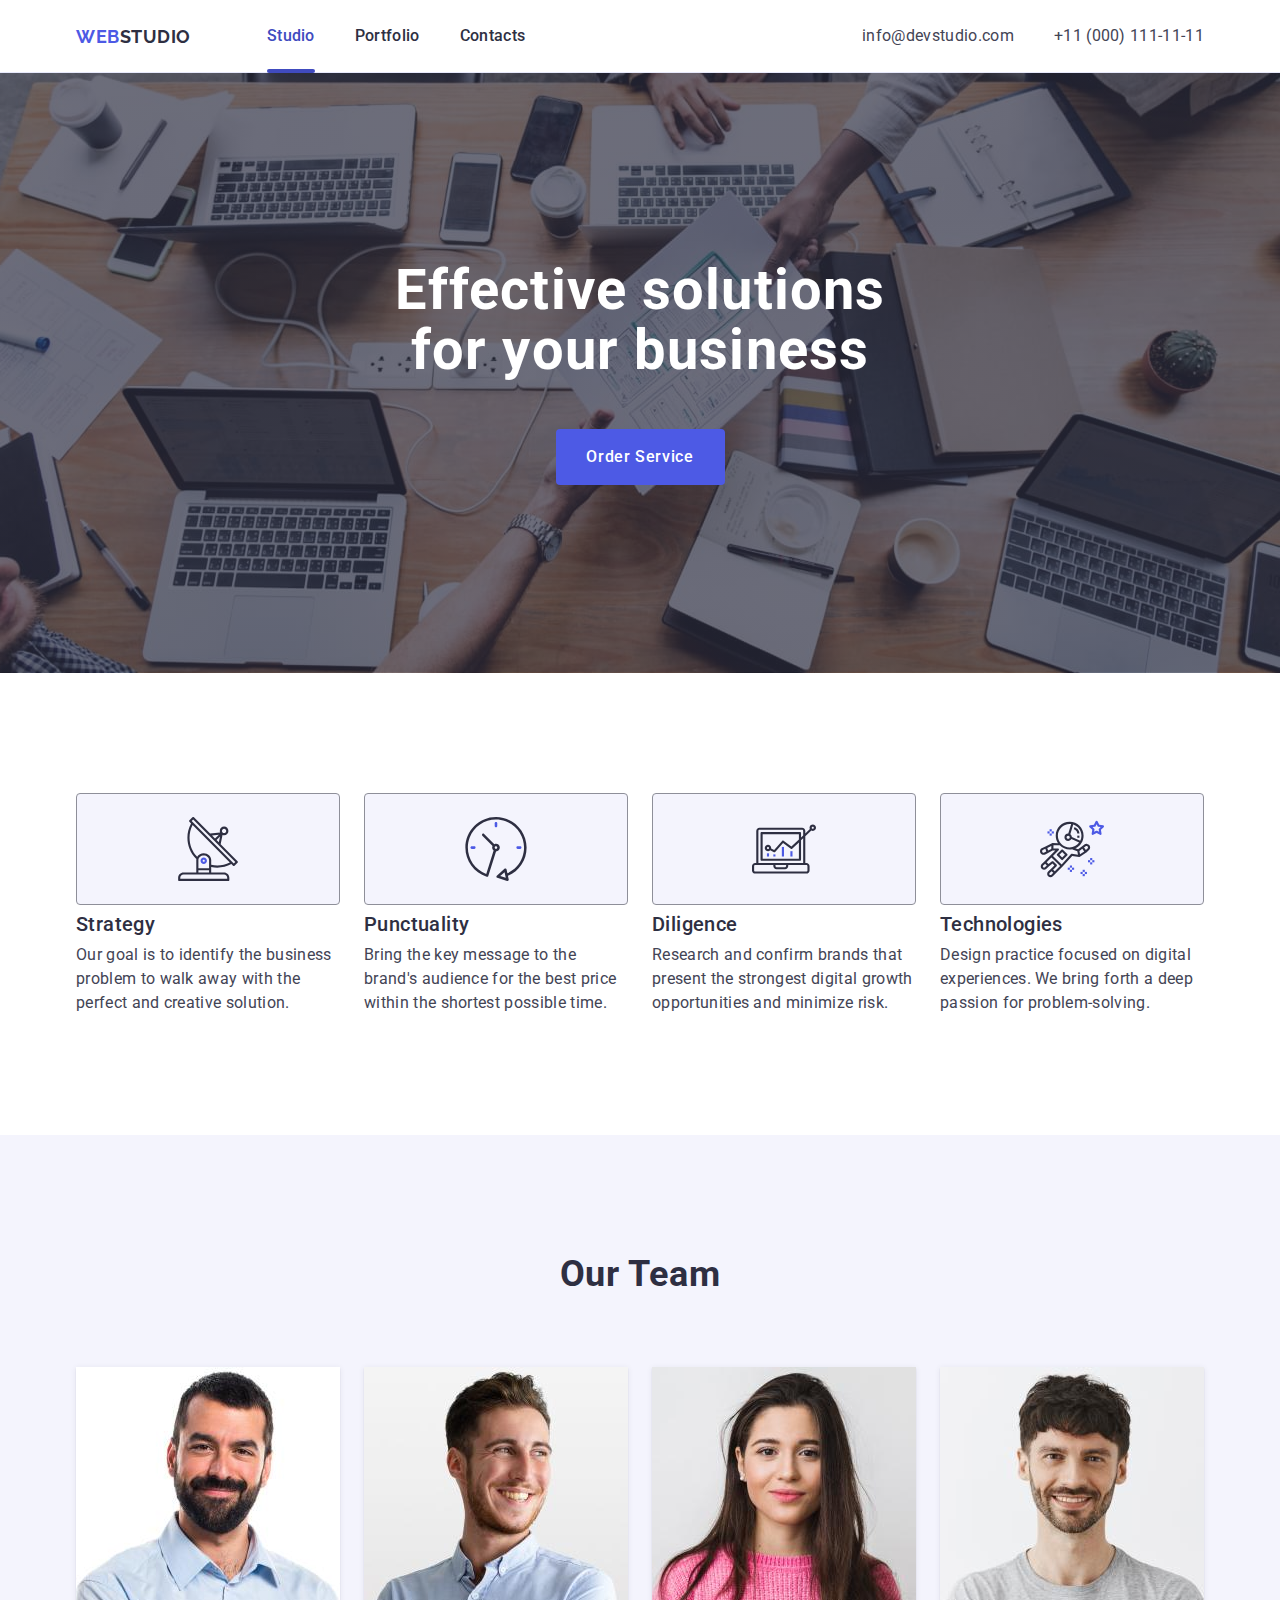
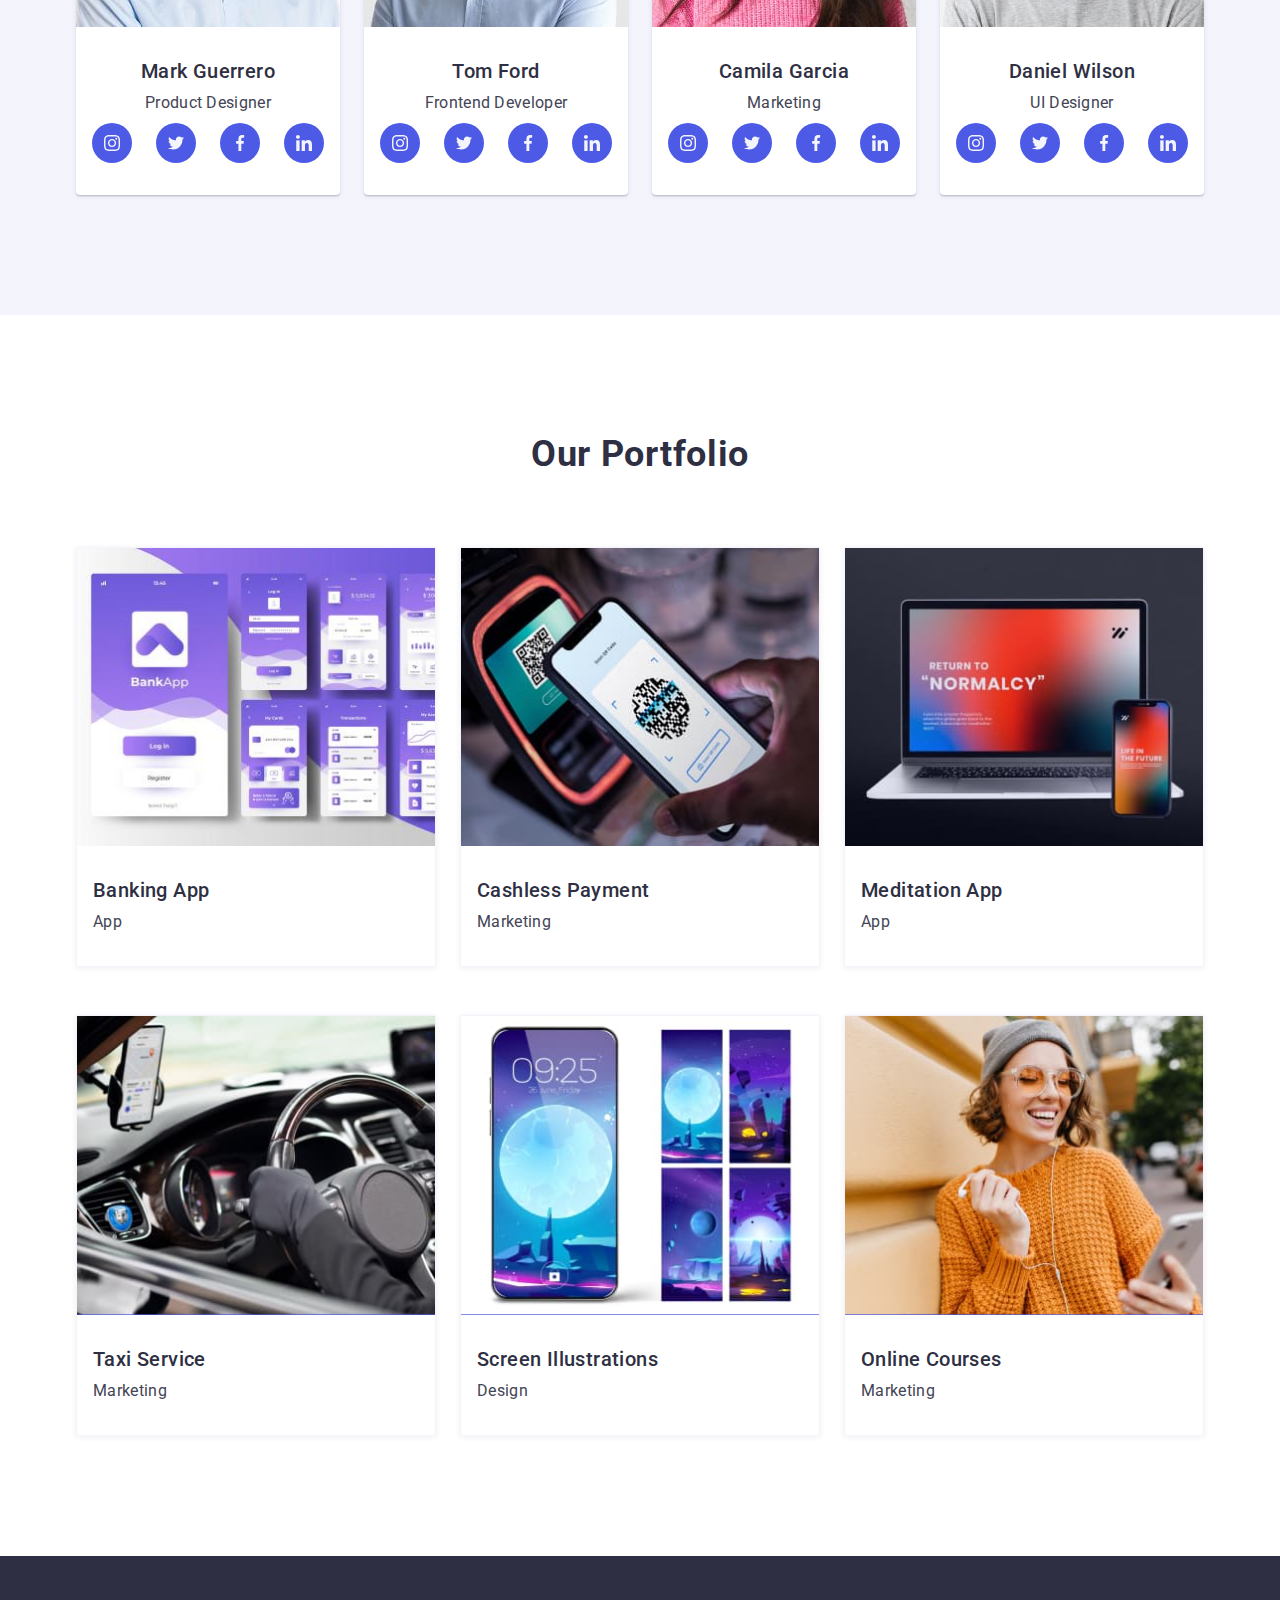
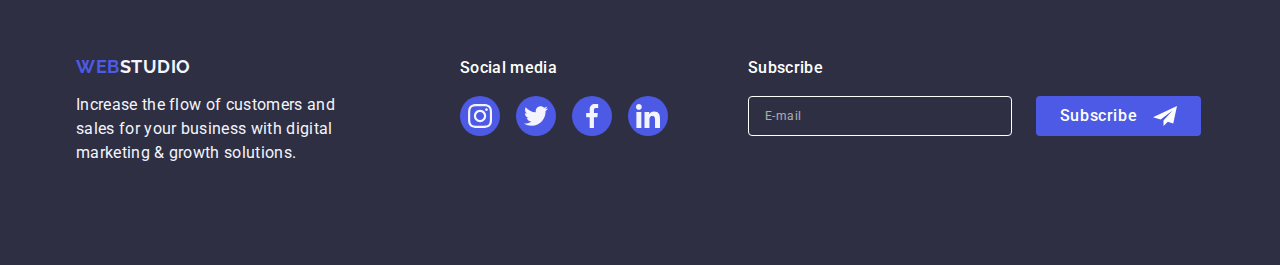
<file: index.html>
<!DOCTYPE html>
<html lang="en">
  <head>
    <meta charset="UTF-8" />
    <meta name="viewport" content="width=device-width, initial-scale=1.0" />
    <title>Web studio</title>
    <link rel="preconnect" href="https://fonts.googleapis.com" />
    <link rel="preconnect" href="https://fonts.gstatic.com" crossorigin />
    <link
      href="https://fonts.googleapis.com/css2?family=Raleway:wght@700&family=Roboto:wght@400;500;700&display=swap"
      rel="stylesheet"
    />
    <link
      rel="stylesheet"
      href="https://cdnjs.cloudflare.com/ajax/libs/modern-normalize/2.0.0/modern-normalize.min.css"
    />
    <link rel="stylesheet" href="./css/styles.css" />
  </head>

  <body>
    <!-- ============== HEADER ============== -->

    <header class="header">
      <div class="container container-header">
        <nav class="page-navigation">
          <a class="logo" href="./index.html"
            >Web<span class="logo-studio">Studio</span></a
          >
          <ul class="menu">
            <li class="menu-item">
              <a class="menu-link menu-link-studio" href="./index.html"
                >Studio</a
              >
            </li>
            <li class="menu-item">
              <a class="menu-link" href="">Portfolio</a>
            </li>
            <li class="menu-item">
              <a class="menu-link" href="">Contacts</a>
            </li>
          </ul>
        </nav>
        <address class="contacts">
          <ul class="contacts-list">
            <li>
              <a class="contacts-link" href="mailto:info@devstudio.com"
                >info@devstudio.com</a
              >
            </li>
            <li>
              <a class="contacts-link" href="tel:+110001111111"
                >+11 (000) 111-11-11</a
              >
            </li>
          </ul>
        </address>
        <!-- ============== HEADER MOBILE ============== -->
        <button class="mobile-menu-open-btn" type="button">
          <svg
            class="mobile-menu-open-btn-icon"
            width="24"
            height="24"
            aria-label="mobile menu open icon"
          >
            <use href="./images/icons.svg#icon-burger"></use>
          </svg>
        </button>
      </div>
    </header>
    <!-- ============== MAIN ============== -->
    <main>
      <!-- ============== HERO 1 SECTION ============== -->
      <section class="main-section">
        <div class="container">
          <h1 class="main-title">Effective solutions for your business</h1>
          <button class="button-order-services" type="button">
            Order Service
          </button>
        </div>
      </section>

      <!-- ============== BENEFITS 2 SECTION ============== -->

      <section class="benefits-section container-section">
        <div class="container">
          <h2 class="benefits-title visually-hidden">Our benefits</h2>
          <ul class="benefits-list">
            <li class="benefits-list-item">
              <div class="container-icon">
                <svg
                  class="stategy-icon"
                  width="64"
                  height="64"
                  aria-label="benefits strategy icon"
                >
                  <use href="./images/icons.svg#icon-strategy"></use>
                </svg>
              </div>
              <h3 class="benefits-list-title">Strategy</h3>
              <p class="benefits-list-text">
                Our goal is to identify the business problem to walk away with
                the perfect and creative solution.
              </p>
            </li>
            <li class="benefits-list-item">
              <div class="container-icon">
                <svg
                  class="stategy-icon"
                  width="64"
                  height="64"
                  aria-label="benefits punctuality icon"
                >
                  <use href="./images/icons.svg#icon-punctuality"></use>
                </svg>
              </div>
              <h3 class="benefits-list-title">Punctuality</h3>
              <p class="benefits-list-text">
                Bring the key message to the brand's audience for the best price
                within the shortest possible time.
              </p>
            </li>
            <li class="benefits-list-item">
              <div class="container-icon">
                <svg
                  class="stategy-icon"
                  width="64"
                  height="64"
                  aria-label="benefits diligence icon"
                >
                  <use href="./images/icons.svg#icon-diligence"></use>
                </svg>
              </div>
              <h3 class="benefits-list-title">Diligence</h3>
              <p class="benefits-list-text">
                Research and confirm brands that present the strongest digital
                growth opportunities and minimize risk.
              </p>
            </li>
            <li class="benefits-list-item">
              <div class="container-icon">
                <svg
                  class="stategy-icon"
                  width="64"
                  height="64"
                  aria-label="benefits technologies icon"
                >
                  <use href="./images/icons.svg#icon-technologies"></use>
                </svg>
              </div>
              <h3 class="benefits-list-title">Technologies</h3>
              <p class="benefits-list-text">
                Design practice focused on digital experiences. We bring forth a
                deep passion for problem-solving.
              </p>
            </li>
          </ul>
        </div>
      </section>

      <!-- ============== OUR TEAM SECTION ============== -->

      <section class="our-team-section container-section">
        <div class="container">
          <h2 class="our-team-title section-title">Our Team</h2>
          <ul class="our-team-list">
            <li class="our-team-list-item">
              <img
                srcset="./images/our-teams/mark-guerrero@2x.jpg 2x"
                src="./images/our-teams/mark-guerrero.jpg"
                alt="Mark Guerrero"
                width="264"
                height="260"
              />
              <div class="container-team-title-text">
                <h3 class="our-team-list-title">Mark Guerrero</h3>
                <p class="our-team-list-text">Product Designer</p>
                <ul class="social-icon-list">
                  <li class="social-icon-item">
                    <a class="social-icon-link" href=""
                      ><svg
                        class="social-icon"
                        width="16"
                        height="16"
                        aria-label="instagram icon"
                      >
                        <use href="./images/icons.svg#icon-instagram"></use>
                      </svg>
                    </a>
                  </li>
                  <li class="social-icon-item">
                    <a class="social-icon-link" href=""
                      ><svg
                        class="social-icon"
                        width="16"
                        height="16"
                        aria-label="twitter icon"
                      >
                        <use href="./images/icons.svg#icon-twitter"></use>
                      </svg>
                    </a>
                  </li>
                  <li class="social-icon-item">
                    <a class="social-icon-link" href=""
                      ><svg
                        class="social-icon"
                        width="16"
                        height="16"
                        aria-label="facebook icon"
                      >
                        <use href="./images/icons.svg#icon-facebook"></use>
                      </svg>
                    </a>
                  </li>
                  <li class="social-icon-item">
                    <a class="social-icon-link" href=""
                      ><svg
                        class="social-icon"
                        width="16"
                        height="16"
                        aria-label="linkedin icon"
                      >
                        <use href="./images/icons.svg#icon-linkedin"></use>
                      </svg>
                    </a>
                  </li>
                </ul>
              </div>
            </li>
            <li class="our-team-list-item">
              <img
                srcset="./images/our-teams/tom-ford@2x.jpg 2x"
                src="./images/our-teams/tom-ford.jpg"
                alt="Tom Ford"
                width="264"
                height="260"
              />
              <div class="container-team-title-text">
                <h3 class="our-team-list-title">Tom Ford</h3>
                <p class="our-team-list-text">Frontend Developer</p>
                <ul class="social-icon-list">
                  <li class="social-icon-item">
                    <a class="social-icon-link" href=""
                      ><svg
                        class="social-icon"
                        width="16"
                        height="16"
                        aria-label="instagram icon"
                      >
                        <use href="./images/icons.svg#icon-instagram"></use>
                      </svg>
                    </a>
                  </li>
                  <li class="social-icon-item">
                    <a class="social-icon-link" href=""
                      ><svg
                        class="social-icon"
                        width="16"
                        height="16"
                        aria-label="twitter icon"
                      >
                        <use href="./images/icons.svg#icon-twitter"></use>
                      </svg>
                    </a>
                  </li>
                  <li class="social-icon-item">
                    <a class="social-icon-link" href=""
                      ><svg
                        class="social-icon"
                        width="16"
                        height="16"
                        aria-label="facebook icon"
                      >
                        <use href="./images/icons.svg#icon-facebook"></use>
                      </svg>
                    </a>
                  </li>
                  <li class="social-icon-item">
                    <a class="social-icon-link" href=""
                      ><svg
                        class="social-icon"
                        width="16"
                        height="16"
                        aria-label="linkedin icon"
                      >
                        <use href="./images/icons.svg#icon-linkedin"></use>
                      </svg>
                    </a>
                  </li>
                </ul>
              </div>
            </li>
            <li class="our-team-list-item">
              <img
                srcset="./images/our-teams/camila-garcia@2x.jpg 2x"
                src="./images/our-teams/camila-garcia.jpg"
                alt="Camila Garcia"
                width="264"
                height="260"
              />
              <div class="container-team-title-text">
                <h3 class="our-team-list-title">Camila Garcia</h3>
                <p class="our-team-list-text">Marketing</p>
                <ul class="social-icon-list">
                  <li class="social-icon-item">
                    <a class="social-icon-link" href=""
                      ><svg
                        class="social-icon"
                        width="16"
                        height="16"
                        aria-label="instagram icon"
                      >
                        <use href="./images/icons.svg#icon-instagram"></use>
                      </svg>
                    </a>
                  </li>
                  <li class="social-icon-item">
                    <a class="social-icon-link" href=""
                      ><svg
                        class="social-icon"
                        width="16"
                        height="16"
                        aria-label="twitter icon"
                      >
                        <use href="./images/icons.svg#icon-twitter"></use>
                      </svg>
                    </a>
                  </li>
                  <li class="social-icon-item">
                    <a class="social-icon-link" href=""
                      ><svg
                        class="social-icon"
                        width="16"
                        height="16"
                        aria-label="facebook icon"
                      >
                        <use href="./images/icons.svg#icon-facebook"></use>
                      </svg>
                    </a>
                  </li>
                  <li class="social-icon-item">
                    <a class="social-icon-link" href=""
                      ><svg
                        class="social-icon"
                        width="16"
                        height="16"
                        aria-label="linkedin icon"
                      >
                        <use href="./images/icons.svg#icon-linkedin"></use>
                      </svg>
                    </a>
                  </li>
                </ul>
              </div>
            </li>
            <li class="our-team-list-item">
              <img
                srcset="./images/our-teams/daniel-wilson@2x.jpg 2x"
                src="./images/our-teams/daniel-wilson.jpg"
                alt="Daniel Wilson"
                width="264"
                height="260"
              />
              <div class="container-team-title-text">
                <h3 class="our-team-list-title">Daniel Wilson</h3>
                <p class="our-team-list-text">UI Designer</p>
                <ul class="social-icon-list">
                  <li class="social-icon-item">
                    <a class="social-icon-link" href=""
                      ><svg
                        class="social-icon"
                        width="16"
                        height="16"
                        aria-label="instagram icon"
                      >
                        <use href="./images/icons.svg#icon-instagram"></use>
                      </svg>
                    </a>
                  </li>
                  <li class="social-icon-item">
                    <a class="social-icon-link" href=""
                      ><svg
                        class="social-icon"
                        width="16"
                        height="16"
                        aria-label="twitter icon"
                      >
                        <use href="./images/icons.svg#icon-twitter"></use>
                      </svg>
                    </a>
                  </li>
                  <li class="social-icon-item">
                    <a class="social-icon-link" href=""
                      ><svg
                        class="social-icon"
                        width="16"
                        height="16"
                        aria-label="facebook icon"
                      >
                        <use href="./images/icons.svg#icon-facebook"></use>
                      </svg>
                    </a>
                  </li>
                  <li class="social-icon-item">
                    <a class="social-icon-link" href=""
                      ><svg
                        class="social-icon"
                        width="16"
                        height="16"
                        aria-label="linkedin icon"
                      >
                        <use href="./images/icons.svg#icon-linkedin"></use>
                      </svg>
                    </a>
                  </li>
                </ul>
              </div>
            </li>
          </ul>
        </div>
      </section>

      <!-- ============== OUR PORTFOLIO 4 SECTION ============== -->

      <section class="our-portfolio-section container-section">
        <div class="container">
          <h2 class="our-portfolio-title section-title">Our Portfolio</h2>
          <ul class="our-portfolio-list">
            <li class="our-portfolio-list-item">
              <div class="overlay">
                <picture>
                  <source
                    media="(max-width: 767px)"
                    srcset="
                      ./images/our-portfolio/our-portfolio-mobile/banking-app-mobile.jpg,
                      ./images/our-portfolio/our-portfolio-mobile/banking-app-mobile@2x.jpg 2x
                    "
                  />
                  <img
                    srcset="./images/our-portfolio/banking-app@2x.jpg 2x"
                    src="./images/our-portfolio/banking-app.jpg"
                    alt="Banking App"
                    width="360"
                    height="300"
                  />
                </picture>
                <p class="overlay-text">
                  14 Stylish and User-Friendly App Design Concepts · Task
                  Manager App · Calorie Tracker App · Exotic Fruit Ecommerce App
                  · Cloud Storage App
                </p>
              </div>
              <div class="container-portfolio-title-text">
                <h3 class="our-portfolio-list-title">Banking App</h3>
                <p class="our-portfolio-list-text">App</p>
              </div>
            </li>
            <li class="our-portfolio-list-item">
              <div class="overlay">
                <picture>
                  <source
                    media="(max-width: 767px)"
                    srcset="
                      ./images/our-portfolio/our-portfolio-mobile/cashless-payment-mobile.jpg,
                      ./images/our-portfolio/our-portfolio-mobile/cashless-payment-mobile@2x.jpg 2x
                    "
                  />
                  <img
                    srcset="./images/our-portfolio/cashless-payment@2x.jpg 2x"
                    src="./images/our-portfolio/cashless-payment.jpg"
                    alt="Cashless Payment"
                    width="360"
                    height="300"
                  />
                </picture>
                <p class="overlay-text">
                  14 Stylish and User-Friendly App Design Concepts · Task
                  Manager App · Calorie Tracker App · Exotic Fruit Ecommerce App
                  · Cloud Storage App
                </p>
              </div>
              <div class="container-portfolio-title-text">
                <h3 class="our-portfolio-list-title">Cashless Payment</h3>
                <p class="our-portfolio-list-text">Marketing</p>
              </div>
            </li>
            <li class="our-portfolio-list-item">
              <div class="overlay">
                <picture>
                  <source
                    media="(max-width: 767px)"
                    srcset="
                      ./images/our-portfolio/our-portfolio-mobile/meditation-app-mobile.jpg,
                      ./images/our-portfolio/our-portfolio-mobile/meditation-app-mobile@2x.jpg 2x
                    "
                  />
                  <img
                    srcset="./images/our-portfolio/meditation-app@2x.jpg 2x"
                    src="./images/our-portfolio/meditation-app.jpg"
                    alt="Meditation App"
                    width="360"
                    height="300"
                  />
                </picture>
                <p class="overlay-text">
                  14 Stylish and User-Friendly App Design Concepts · Task
                  Manager App · Calorie Tracker App · Exotic Fruit Ecommerce App
                  · Cloud Storage App
                </p>
              </div>
              <div class="container-portfolio-title-text">
                <h3 class="our-portfolio-list-title">Meditation App</h3>
                <p class="our-portfolio-list-text">App</p>
              </div>
            </li>
            <li class="our-portfolio-list-item">
              <div class="overlay">
                <picture>
                  <source
                    media="(max-width: 767px)"
                    srcset="
                      ./images/our-portfolio/our-portfolio-mobile/taxi-service-mobile.jpg,
                      ./images/our-portfolio/our-portfolio-mobile/taxi-service-mobile@2x.jpg 2x
                    "
                  />
                  <img
                    srcset="./images/our-portfolio/taxi-service@2x.jpg 2x"
                    src="./images/our-portfolio/taxi-service.jpg"
                    alt="Taxi Service"
                    width="360"
                    height="300"
                  />
                </picture>
                <p class="overlay-text">
                  14 Stylish and User-Friendly App Design Concepts · Task
                  Manager App · Calorie Tracker App · Exotic Fruit Ecommerce App
                  · Cloud Storage App
                </p>
              </div>
              <div class="container-portfolio-title-text">
                <h3 class="our-portfolio-list-title">Taxi Service</h3>
                <p class="our-portfolio-list-text">Marketing</p>
              </div>
            </li>
            <li class="our-portfolio-list-item">
              <div class="overlay">
                <picture>
                  <source
                    media="(max-width: 767px)"
                    srcset="
                      ./images/our-portfolio/our-portfolio-mobile/screen-illustrations-mobile.jpg,
                      ./images/our-portfolio/our-portfolio-mobile/screen-illustrations-mobile@2x.jpg 2x
                    "
                  />
                  <img
                    srcset="
                      ./images/our-portfolio/screen-illustrations@2x.jpg 2x
                    "
                    src="./images/our-portfolio/screen-illustrations.jpg"
                    alt="Screen Illustrations"
                    width="360"
                    height="300"
                  />
                </picture>
                <p class="overlay-text">
                  14 Stylish and User-Friendly App Design Concepts · Task
                  Manager App · Calorie Tracker App · Exotic Fruit Ecommerce App
                  · Cloud Storage App
                </p>
              </div>
              <div class="container-portfolio-title-text">
                <h3 class="our-portfolio-list-title">Screen Illustrations</h3>
                <p class="our-portfolio-list-text">Design</p>
              </div>
            </li>
            <li class="our-portfolio-list-item">
              <div class="overlay">
                <picture>
                  <source
                    media="(max-width: 767px)"
                    srcset="
                      ./images/our-portfolio/our-portfolio-mobile/online-courses-mobile.jpg,
                      ./images/our-portfolio/our-portfolio-mobile/online-courses-mobile@2x.jpg 2x
                    "
                  />
                  <img
                    srcset="./images/our-portfolio/online-courses@2x.jpg 2x"
                    src="./images/our-portfolio/online-courses.jpg"
                    alt="Online Courses"
                    width="360"
                    height="300"
                  />
                </picture>
                <p class="overlay-text">
                  14 Stylish and User-Friendly App Design Concepts · Task
                  Manager App · Calorie Tracker App · Exotic Fruit Ecommerce App
                  · Cloud Storage App
                </p>
              </div>
              <div class="container-portfolio-title-text">
                <h3 class="our-portfolio-list-title">Online Courses</h3>
                <p class="our-portfolio-list-text">Marketing</p>
              </div>
            </li>
          </ul>
        </div>
      </section>
    </main>

    <!-- ============== FOOTER ============== -->

    <footer class="footer">
      <div class="container container-footer">
        <div class="container-footer-logo">
          <a class="logo-footer" href="./index.html"
            >Web<span class="footer-logo-web">Studio</span></a
          >
          <p class="footer-text">
            Increase the flow of customers and sales for your business with
            digital marketing & growth solutions.
          </p>
        </div>
        <div class="footer-social-media-container">
          <p class="footer-social-media">Social media</p>
          <ul class="footer-social-list-icon">
            <li class="footer-social-item">
              <a class="footer-social-icon-link" href=""
                ><svg
                  class="social-icon"
                  width="24"
                  height="24"
                  aria-label="instagram icon"
                >
                  <use href="./images/icons.svg#icon-instagram"></use>
                </svg>
              </a>
            </li>
            <li class="footer-social-item">
              <a class="footer-social-icon-link" href=""
                ><svg
                  class="social-icon"
                  width="24"
                  height="24"
                  aria-label="twitter icon"
                >
                  <use href="./images/icons.svg#icon-twitter"></use>
                </svg>
              </a>
            </li>
            <li class="footer-social-item">
              <a class="footer-social-icon-link" href=""
                ><svg
                  class="social-icon"
                  width="24"
                  height="24"
                  aria-label="facebook icon"
                >
                  <use href="./images/icons.svg#icon-facebook"></use>
                </svg>
              </a>
            </li>
            <li class="footer-social-item">
              <a class="footer-social-icon-link" href=""
                ><svg
                  class="social-icon"
                  width="24"
                  height="24"
                  aria-label="linkedin icon"
                >
                  <use href="./images/icons.svg#icon-linkedin"></use>
                </svg>
              </a>
            </li>
          </ul>
        </div>
        <div class="footer-subscribe-container">
          <p class="footer-subscribe-text">Subscribe</p>
          <form class="footer-subscribe-form">
            <label class="footer-subscribe-form-label" for="subscribe">
              <input
                class="footer-subscribe-form-label-input"
                id="subscribe"
                name="subscribe"
                placeholder="E-mail"
                type="email"
              />
            </label>
            <button class="footer-subscribe-form-label-button" type="submit">
              Subscribe
              <svg
                class="footer-button-icon"
                width="24"
                height="24"
                aria-label="icon subscribe"
              >
                <use href="./images/icons.svg#icon-subscribe"></use>
              </svg>
            </button>
          </form>
        </div>
      </div>
    </footer>

    <!-- ============== FOOTER ============== -->
    <!-- ============== MODAL WINDOWS ============== -->
    <div class="backdrop">
      <div class="modal">
        <button class="modal-close-btn" type="button">
          <svg
            class="modal-close-btn-icon"
            width="8"
            height="8"
            aria-label="close modal icon"
          >
            <use href="./images/icons.svg#icon-close"></use>
          </svg>
        </button>
        <p class="review-form-description">
          Leave your contacts and we will call you back
        </p>
        <form class="review-form">
          <div class="review-form-field-wrapper">
            <label class="review-form-field-label" for="user-name">Name</label>
            <div class="review-form-input-wrapper">
              <input
                class="review-form-input"
                id="user-name"
                name="user-name"
                type="text"
              />
              <svg
                class="review-form-input-icon"
                width="18"
                height="24"
                aria-label="icon user"
              >
                <use href="./images/icons.svg#icon-user"></use>
              </svg>
            </div>
          </div>
          <div class="review-form-field-wrapper">
            <label class="review-form-field-label" for="user-tel">Phone</label>
            <div class="review-form-input-wrapper">
              <input
                class="review-form-input"
                id="user-tel"
                name="user-tel"
                type="text"
              />
              <svg
                class="review-form-input-icon"
                width="18"
                height="24"
                aria-label="icon tel"
              >
                <use href="./images/icons.svg#icon-phone"></use>
              </svg>
            </div>
          </div>
          <div class="review-form-field-wrapper">
            <label class="review-form-field-label" for="user-email"
              >Email</label
            >
            <div class="review-form-input-wrapper">
              <input
                class="review-form-input"
                id="user-email"
                name="user-email"
                type="text"
              />
              <svg
                class="review-form-input-icon"
                width="18"
                height="24"
                aria-label="icon email"
              >
                <use href="./images/icons.svg#icon-email"></use>
              </svg>
            </div>
          </div>
          <div class="review-form-textarea-wrapper">
            <label class="review-form-field-label" for="user-comment"
              >Comment</label
            >
            <textarea
              class="review-form-textarea"
              id="user-comment"
              name="user-comment"
              placeholder="Text input"
            >
            </textarea>
          </div>
          <div class="review-form-checkbox-wrapper">
            <input
              class="review-form-checkbox visually-hidden"
              id="user-privacy"
              name="user-privacy"
              type="checkbox"
              value="true"
            />
            <label class="review-form-checkbox-label" for="user-privacy">
              <span class="review-form-own-checkbox">
                <svg
                  class="review-form-own-checkbox-icon"
                  width="10"
                  height="8"
                  aria-label="checkmark icon"
                >
                  <use href="./images/icons.svg#icon-property-click"></use>
                </svg>
              </span>
              I accept the terms and conditions of the
              <a class="privacy-policy-link" href="">Privacy Policy</a>
            </label>
          </div>
          <button class="review-form-submit-btn" type="button">Send</button>
        </form>
      </div>
    </div>
    <!-- ============== MOBILE MENU ============== -->
    <div class="mobile-menu-wrapper">
      <div class="container mobile-menu-container">
        <button class="mobile-menu-close-btn" type="button">
          <svg
            class="mobile-menu-close-btn-icon"
            width="8"
            height="8"
            aria-label="mobile menu close icon"
          >
            <use href="./images/icons.svg#icon-close"></use>
          </svg>
        </button>
        <nav class="mobile-menu-navigation">
          <ul class="mobile-menu">
            <li class="mobile-menu-item">
              <a class="mobile-menu-link-studio" href="./index.html">Studio</a>
            </li>
            <li class="mobile-menu-item">
              <a class="mobile-menu-link" href="">Portfolio</a>
            </li>
            <li class="mobile-menu-item">
              <a class="mobile-menu-link" href="">Contacts</a>
            </li>
          </ul>
        </nav>
        <address class="mobile-contacts">
          <ul class="mobile-contacts-list">
            <li>
              <a class="mobile-contacts-link-phone" href="tel:+110001111111"
                >+11 (000) 111-11-11</a
              >
            </li>
            <li>
              <a class="mobile-contacts-link" href="mailto:info@devstudio.com"
                >info@devstudio.com</a
              >
            </li>
          </ul>
        </address>
        <div class="mobile-social-media-container">
          <ul class="mobile-social-list-icon">
            <li class="footer-social-item">
              <a class="footer-social-icon-link" href=""
                ><svg
                  class="social-icon"
                  width="24"
                  height="24"
                  aria-label="instagram icon"
                >
                  <use href="./images/icons.svg#icon-instagram"></use>
                </svg>
              </a>
            </li>
            <li class="footer-social-item">
              <a class="footer-social-icon-link" href=""
                ><svg
                  class="social-icon"
                  width="24"
                  height="24"
                  aria-label="twitter icon"
                >
                  <use href="./images/icons.svg#icon-twitter"></use>
                </svg>
              </a>
            </li>
            <li class="footer-social-item">
              <a class="footer-social-icon-link" href=""
                ><svg
                  class="social-icon"
                  width="24"
                  height="24"
                  aria-label="facebook icon"
                >
                  <use href="./images/icons.svg#icon-facebook"></use>
                </svg>
              </a>
            </li>
            <li class="footer-social-item">
              <a class="footer-social-icon-link" href=""
                ><svg
                  class="social-icon"
                  width="24"
                  height="24"
                  aria-label="linkedin icon"
                >
                  <use href="./images/icons.svg#icon-linkedin"></use>
                </svg>
              </a>
            </li>
          </ul>
        </div>
      </div>
    </div>
  </body>
</html>
</file>
<file: css/styles.css>
/* ========== COMMON STYLES =========== */

body {
  font-family: 'Roboto', sans-serif;
  color: #434455;
  background: #fff;
  font-size: 16px;
  font-weight: 400;
  line-height: 1.5;
  letter-spacing: 0.02em;
}
button {
  cursor: pointer;
}
ul,
ol {
  list-style-type: none;
  margin-top: 0;
  margin-bottom: 0;
  padding-left: 0;
}

a {
  text-decoration: none;
}

h1,
h2,
h3,
h4,
h5,
h6,
p {
  margin-top: 0;
  margin-bottom: 0;
}

img {
  display: block;
  max-width: 100%;
  height: auto;
}

.visually-hidden {
  position: absolute;
  width: 1px;
  height: 1px;
  margin: -1px;
  border: 0;
  padding: 0;

  white-space: nowrap;
  clip-path: inset(100%);
  clip: rect(0 0 0 0);
  overflow: hidden;
}

.container {
  width: 320px;
  margin: 0 auto;
  padding: 0 16px;
}

.container-section {
  padding-top: 96px;
  padding-bottom: 96px;
}

.section-title {
  color: #2e2f42;
  text-align: center;
  font-size: 36px;
  font-weight: 700;
  line-height: 1.11;
  letter-spacing: 0.02em;
  text-transform: capitalize;
  margin-bottom: 72px;
}

/* ========== COMMON STYLES =========== */

@media screen and (max-width: 767px) {
  .menu {
    display: none;
  }

  .contacts {
    display: none;
  }
}

/* ============== /MOBILE HEADER STYLES ============== */

.header {
  max-width: 320px;
  margin: 0 auto;
  border-bottom: 1px solid #e7e9fc;
  box-shadow: 0px 2px 1px rgba(46, 47, 66, 0.08),
    0px 1px 1px rgba(46, 47, 66, 0.16), 0px 1px 6px rgba(46, 47, 66, 0.08);
}

.container-header {
  display: flex;
  align-items: center;
  justify-content: space-between;
}

.page-navigation {
  display: flex;
  align-items: center;
}

.logo {
  color: #4d5ae5;
  font-family: 'Raleway', sans-serif;
  font-size: 18px;
  font-weight: 700;
  letter-spacing: 0.03em;
  text-transform: uppercase;
  padding: 17.5px 0;
}

.logo-studio {
  color: #2e2f42;
}

.mobile-menu-open-btn {
  background-color: transparent;
  border: none;
  padding: 0;
  line-height: 0;
}

/* ============== /MOBILE HEADER STYLES ============== */
/* ============== /MOBILE HERO STYLES ============== */

.main-section {
  margin: 0 auto;
  padding: 72px 0;
  background-color: #2e2f42;
  background-image: linear-gradient(
      rgba(46, 47, 66, 0.7),
      rgba(46, 47, 66, 0.7)
    ),
    url('../images/hero/hero-bg-mobile.jpg');
  max-width: 320px;
  background-repeat: no-repeat;
  background-position: center;
  background-size: cover;
}

@media screen and (min-resolution: 192dpi),
  screen and (min-resolution: 2dppx),
  screen and (min-device-pixel-ratio: 2) {
  .main-section {
    background-image: linear-gradient(
        rgba(46, 47, 66, 0.7),
        rgba(46, 47, 66, 0.7)
      ),
      url('../images/hero/hero-bg-mobile@2x.jpg');
  }
}

.main-title {
  color: #fff;
  text-align: center;
  font-size: 36px;
  font-weight: 700;
  line-height: 1.11;
  letter-spacing: 0.02em;
  text-transform: capitalize;
  max-width: 220px;
  margin: 0 auto;
}

.button-order-services {
  display: block;
  background: #4d5ae5;
  color: #fff;
  font-size: 16px;
  font-weight: 500;
  line-height: 1.5;
  letter-spacing: 0.04em;
  margin: 72px auto 0;
  min-width: 169px;
  height: 56px;
  border: none;
  border-radius: 4px;
  transition: background-color 250ms cubic-bezier(0.4, 0, 0.2, 1);
}

.button-order-services:hover,
.button-order-services:focus {
  background-color: #404bbf;
}

/* ============== /MOBILE HERO STYLES ============== */
/* ============== /MOBILE BENEFITS STYLES ============== */

.container-icon {
  display: none;
}

.benefits-list-title {
  color: #2e2f42;
  text-align: center;
  font-size: 36px;
  font-weight: 700;
  line-height: 1.11;
  letter-spacing: 0.02em;
  margin-bottom: 8px;
}

.benefits-list-text {
  font-weight: 500;
}

.benefits-list {
  display: flex;
  gap: 72px;
  flex-direction: column;
}

/* ============== /MOBILE BENEFITS STYLES ============== */
/* ============== /MOBILE OUR TEAM STYLES ============== */

.our-team-section {
  background: #f4f4fd;
}

.our-team-list-item {
  width: 264px;
  background-color: #ffffff;
  border-radius: 0px 0px 4px 4px;
  box-shadow: 0px 2px 1px 0px rgba(46, 47, 66, 0.08),
    0px 1px 1px 0px rgba(46, 47, 66, 0.16),
    0px 1px 6px 0px rgba(46, 47, 66, 0.08);
}

.our-team-list {
  display: flex;
  flex-direction: column;
  flex-wrap: wrap;
  align-content: center;
  gap: 72px;
}

.container-team-title-text {
  padding: 32px 0;
}

.our-team-list-title {
  color: #2e2f42;
  font-size: 20px;
  font-weight: 500;
  line-height: 1.2;
  letter-spacing: 0.02em;
  text-align: center;
  margin-bottom: 8px;
}

.our-team-list-text {
  text-align: center;
  margin-bottom: 8px;
}

.social-icon-list {
  display: flex;
  justify-content: center;
  gap: 24px;
}

.social-icon-item {
  width: 40px;
  height: 40px;
}

.social-icon-link {
  width: 100%;
  height: 100%;
  background-color: #4d5ae5;
  border-radius: 50%;
  display: flex;
  align-items: center;
  justify-content: center;
  transition: background-color 250ms cubic-bezier(0.4, 0, 0.2, 1);
}

.social-icon-link:hover,
.social-icon-link:focus {
  background-color: #404bbf;
}

.social-icon {
  fill: #f4f4fd;
}

/* ============== /MOBILE OUR TEAM STYLES ============== */
/* ============== /MOBILE PORTFOLIO STYLES ============== */

.our-portfolio-list {
  display: flex;
  flex-wrap: wrap;
  row-gap: 48px;
  justify-content: center;
}

.our-portfolio-list-item {
  border: 1px solid #f4f4fd;
  box-shadow: 0px 1px 6px 0px rgba(46, 47, 66, 0.08);
  width: 288px;
  transition: box-shadow 250ms cubic-bezier(0.4, 0, 0.2, 1);
}

.our-portfolio-list-item:hover {
  box-shadow: 0px 2px 1px 0px rgba(46, 47, 66, 0.08),
    0px 1px 1px 0px rgba(46, 47, 66, 0.16),
    0px 1px 6px 0px rgba(46, 47, 66, 0.08);
}

.container-portfolio-title-text {
  padding: 32px 16px;
  border-top: none;
}

.our-portfolio-list-title {
  color: #2e2f42;
  font-size: 20px;
  font-weight: 500;
  line-height: 1.2;
  letter-spacing: 0.02em;
  margin-bottom: 8px;
}

/* ============== /MOBILE PORTFOLIO STYLES ============== */
/* ============== /MOBILE FOOTER STYLES ============== */

.footer {
  background: #2e2f42;
  padding: 100px 0;
}

.container-footer {
  display: flex;
  flex-direction: column;
  justify-content: center;
}

.logo-footer {
  display: flex;
  justify-content: center;
  margin-bottom: 16px;
  color: #4d5ae5;
  font-family: 'Raleway', sans-serif;
  font-size: 18px;
  font-weight: 700;
  line-height: 1.17;
  letter-spacing: 0.03em;
  text-transform: uppercase;
}

.footer-logo-web {
  color: #f4f4fd;
}

.footer-text {
  display: flex;
  justify-content: center;
  color: #f4f4fd;
  width: 264px;
}

.container-footer-logo {
  margin-bottom: 72px;
}

.footer-social-media {
  display: flex;
  justify-content: center;
  font-weight: 500;
  color: #ffffff;
  margin-bottom: 16px;
}

.footer-social-list-icon {
  display: flex;
  justify-content: center;
  gap: 16px;
}

.footer-social-item {
  width: 40px;
  height: 40px;
}

.footer-social-icon-link {
  width: 100%;
  height: 100%;
  background-color: #4d5ae5;
  border-radius: 50%;
  display: flex;
  align-items: center;
  justify-content: center;
  transition: background-color 250ms cubic-bezier(0.4, 0, 0.2, 1);
}

.footer-social-icon-link:hover,
.footer-social-icon-link:focus {
  background-color: #31d0aa;
}

.footer-social-media-container {
  margin-bottom: 72px;
}

.footer-subscribe-container {
  display: flex;
  flex-direction: column;
}

.footer-subscribe-form {
  display: flex;
  flex-direction: column;
  gap: 16px;
}

.footer-subscribe-text {
  display: flex;
  justify-content: start;
  color: #fff;
  font-weight: 500;
  margin-bottom: 16px;
}

.footer-subscribe-form-label-input {
  width: 288px;
  height: 40px;
  color: #ffffff;
  border: 1px solid #ffffff;
  background-color: transparent;
  font-size: 12px;
  line-height: 2;
  letter-spacing: 0.04em;
  padding-left: 16px;
  filter: drop-shadow(0px 4px 4px 0px rgba(0, 0, 0, 0.15));
  border-radius: 4px;
  opacity: 0.3;
}

.footer-subscribe-form-label-input::placeholder {
  color: #ffffff;
  opacity: 0.6;
}

.footer-subscribe-form-label-button {
  width: 165px;
  height: 40px;
  margin: 0 auto;
  display: flex;
  justify-content: center;
  align-items: center;
  color: #fff;
  text-align: center;
  font-family: Roboto, sans-serif;
  font-size: 16px;
  font-weight: 500;
  line-height: 1.5;
  letter-spacing: 0.04em;
  cursor: pointer;
  border: none;
  border-radius: 4px;
  background: #4d5ae5;
}

.footer-button-icon {
  margin-left: 16px;
}
/* ============== /MOBILE FOOTER STYLES ============== */
/* ============== BACKDROP STYLES ============== */

.backdrop {
  position: fixed;
  top: 0;
  left: 0;
  width: 100%;
  height: 100%;
  background-color: rgba(46, 47, 66, 0.4);
  opacity: 0;
  visibility: hidden;
  pointer-events: none;
  transition: opacity 250ms cubic-bezier(0.4, 0, 0.2, 1),
    visibility 250ms cubic-bezier(0.4, 0, 0.2, 1);
}

.backdrop.is-open {
  opacity: 1;
  visibility: visible;
  pointer-events: auto;
}

/* ============== BACKDROP STYLES ============== */
/* ============== /MODAL WINDOW STYLES ============== */

.modal {
  position: absolute;
  top: 50%;
  left: 50%;
  transform: translate(-50%, -50%);
  width: 288px;
  min-height: 623px;
  background-color: #fcfcfc;
  border-radius: 4px;
  padding: 72px 16px 24px 16px;
  box-shadow: 0px 1px 1px rgba(0, 0, 0, 0.14), 0px 1px 3px rgba(0, 0, 0, 0.12),
    0px 2px 1px rgba(0, 0, 0, 0.2);
  transition: transform 250ms cubic-bezier(0.4, 0, 0.2, 1);
}

.modal-close-btn {
  position: absolute;
  top: 24px;
  right: 24px;
  width: 24px;
  height: 24px;
  border-radius: 50%;
  display: flex;
  align-items: center;
  justify-content: center;
  background-color: #e7e9fc;
  border: 1px solid rgba(0, 0, 0, 0.1);
  padding: 0;
  cursor: pointer;
  transition: background-color 250ms cubic-bezier(0.4, 0, 0.2, 1),
    border 250ms cubic-bezier(0.4, 0, 0.2, 1);
}

.modal-close-btn:hover,
.modal-close-btn:focus {
  background-color: #404bbf;
  border: none;
  fill: #ffffff;
}

.modal-close-btn-icon {
  transition: fill 250ms cubic-bezier(0.4, 0, 0.2, 1);
}

.review-form-description {
  font-weight: 500;
  font-size: 16px;
  line-height: 1.5;
  text-align: center;
  letter-spacing: 0.02em;
  color: #2e2f42;
  margin-bottom: 16px;
}

.review-form-field-wrapper {
  margin-bottom: 8px;
}

.review-form-field-label {
  font-size: 12px;
  line-height: 1.17;
  letter-spacing: 0.04em;
  color: #8e8f99;
  display: block;
  margin-bottom: 4px;
}

.review-form-input-wrapper {
  position: relative;
}

.review-form-input {
  width: 100%;
  height: 40px;
  border: 1px solid rgba(46, 47, 66, 0.4);
  border-radius: 4px;
  background-color: transparent;
  padding-left: 38px;
  outline: transparent;
  transition: border-color 250ms cubic-bezier(0.4, 0, 0.2, 1);
}

.review-form-input:focus {
  border-color: #4d5ae5;
}

.review-form-input-icon {
  position: absolute;
  left: 16px;
  top: 50%;
  transform: translateY(-50%);
  transition: fill 250ms cubic-bezier(0.4, 0, 0.2, 1);
}

.review-form-input:focus + .review-form-input-icon {
  fill: #4d5ae5;
}

.review-form-textarea-wrapper {
  margin-bottom: 16px;
}

.review-form-textarea {
  width: 100%;
  height: 120px;
  font-size: 12px;
  line-height: 1.17;
  letter-spacing: 0.04em;
  color: rgba(46, 47, 66, 0.4);
  border: 1px solid rgba(46, 47, 66, 0.4);
  border-radius: 4px;
  background-color: transparent;
  padding: 8px 16px;
  outline: transparent;
  resize: none;
  transition: border-color 250ms cubic-bezier(0.4, 0, 0.2, 1);
}

.review-form-textarea:focus {
  border-color: #4d5ae5;
}

.review-form-checkbox-wrapper {
  margin-bottom: 24px;
}

.review-form-checkbox-label {
  font-size: 12px;
  line-height: 1.17;
  letter-spacing: 0.04em;
  color: #8e8f99;
}

.review-form-own-checkbox {
  width: 16px;
  height: 16px;
  border: 1px solid rgba(46, 47, 66, 0.4);
  border-radius: 2px;
  transition: background-color 250ms cubic-bezier(0.4, 0, 0.2, 1),
    border 250ms cubic-bezier(0.4, 0, 0.2, 1),
    fill 250ms cubic-bezier(0.4, 0, 0.2, 1);
  display: inline-flex;
  align-items: center;
  justify-content: center;
  fill: transparent;
  cursor: pointer;
  margin-right: 8px;
}

.review-form-checkbox:checked
  + .review-form-checkbox-label
  > .review-form-own-checkbox {
  background-color: #404bbf;
  border: none;
  fill: #f4f4fd;
}

.privacy-policy-link {
  color: #4d5ae5;
}

.review-form-submit-btn {
  display: block;
  min-width: 169px;
  height: 56px;
  margin: auto;
  padding: 16px 32px;
  font-family: 'Roboto', sans-serif;
  font-size: 16px;
  font-weight: 500;
  line-height: 1.5;
  letter-spacing: 0.04em;
  color: #ffffff;
  cursor: pointer;
  background-color: #4d5ae5;
  border: none;
  border-radius: 4px;
  box-shadow: 0px 4px 4px 0px rgba(0, 0, 0, 0.15);
  transition: background-color 250ms cubic-bezier(0.4, 0, 0.2, 1);
}

.review-form-submit-btn:hover,
.review-form-submit-btn:focus {
  background-color: #404bbf;
}

/* ============== /MODAL WINDOW STYLES ============== */
/* ============== /MOBILE MENU STYLES ============== */
.mobile-menu-wrapper {
  position: fixed;
  top: 0;
  left: 0;
  z-index: 99999999;
  width: 100%;
  height: 100%;
  background-color: #ffffff;

  transform: translateX(100%);
  transition: transform 250ms linear;
}

.mobile-menu-wrapper.is-open {
  transform: translateX(0%);
}

.mobile-menu-container {
  position: relative;
  padding-top: 72px;
}

.mobile-menu-close-btn {
  position: absolute;
  top: 24px;
  right: 24px;
  width: 24px;
  height: 24px;
  border-radius: 50%;
  display: flex;
  align-items: center;
  justify-content: center;
  background-color: #ffffff;
  border: 1px solid rgba(0, 0, 0, 0.1);
  padding: 0;
  cursor: pointer;
  transition: background-color 250ms cubic-bezier(0.4, 0, 0.2, 1),
    border 250ms cubic-bezier(0.4, 0, 0.2, 1);
}

.mobile-menu-close-btn:hover,
.mobile-menu-close-btn:focus {
  background-color: #404bbf;
  border: none;
  fill: #ffffff;
}

.mobile-menu {
  display: flex;
  flex-direction: column;
  gap: 40px;
  color: #2e2f42;
  font-family: Roboto, sans-serif;
  font-size: 36px;
  font-weight: 700;
  line-height: 1.11;
  letter-spacing: 0.02em;
  text-transform: capitalize;
  padding-bottom: 168px;
}

.mobile-menu-link-studio {
  color: #404bbf;
}

.mobile-menu-link:hover,
.mobile-menu-link:focus {
  color: #404bbf;
}

.mobile-contacts {
  font-style: normal;
  padding-bottom: 48px;
}

.mobile-contacts-list {
  display: flex;
  flex-direction: column;
  gap: 24px;
  color: #434455;
  font-size: 20px;
  font-weight: 500;
  line-height: 1.2;
  letter-spacing: 0.02em;
  transition: color 250ms cubic-bezier(0.4, 0, 0.2, 1);
}

.mobile-contacts-link-phone {
  color: #4d5ae5;
}

.mobile-contacts-link:hover,
.mobile-contacts-link:focus {
  color: #404bbf;
}

.mobile-social-list-icon {
  display: flex;
  gap: 40px;
}

/* ============== /MOBILE MENU STYLES ============== */

@media screen and (max-width: 1157px) {
  .overlay-text {
    display: none;
  }
}

/* ============== TABLET HEADER STYLES ============== */

@media screen and (min-width: 768px) {
  .container {
    width: 768px;
  }

  .mobile-menu-wrapper {
    display: none;
  }

  .header {
    max-width: 768px;
  }

  .mobile-menu-open-btn {
    display: none;
  }

  .logo {
    margin-right: 120px;
  }

  .menu {
    display: flex;
    gap: 40px;
  }

  .menu-link {
    display: flex;
    color: #2e2f42;
    font-size: 16px;
    font-weight: 500;
    line-height: 1.5;
    letter-spacing: 0.02em;
    padding: 24px 0;
    transition: color 250ms cubic-bezier(0.4, 0, 0.2, 1);
  }

  .menu-link-studio {
    color: #404bbf;
    position: relative;
  }

  .menu-link-studio::after {
    content: '';
    position: absolute;
    left: 0;
    bottom: -1px;
    width: 48px;
    height: 4px;
    background-color: #404bbf;
    border-radius: 2px;
  }

  .menu-link:hover,
  .menu-link:focus {
    color: #404bbf;
  }

  .contacts {
    font-style: normal;
    display: flex;
    align-items: center;
  }

  .contacts-link {
    color: #434455;
    font-size: 16px;
    font-weight: 400;
    line-height: 1.5;
    letter-spacing: 0.02em;
    transition: color 250ms cubic-bezier(0.4, 0, 0.2, 1);
  }

  .contacts-link:hover,
  .contacts-link:focus {
    color: #404bbf;
  }

  /* ============== TABLET HERO STYLES ============== */

  .main-section {
    padding: 112px 0;
    background-image: linear-gradient(
        rgba(46, 47, 66, 0.7),
        rgba(46, 47, 66, 0.7)
      ),
      url('../images/hero/hero-bg-tablet.jpg');
    max-width: 768px;
  }

  @media screen and (min-resolution: 192dpi),
    screen and (min-resolution: 2dppx),
    screen and (min-device-pixel-ratio: 2) {
    .main-section {
      background-image: linear-gradient(
          rgba(46, 47, 66, 0.7),
          rgba(46, 47, 66, 0.7)
        ),
        url('../images/hero/hero-bg-tablet@2x.jpg');
    }
  }

  .main-title {
    font-size: 56px;
    line-height: 1.07;
    text-transform: none;
    max-width: 496px;
  }

  .button-order-services {
    margin: 36px auto 0;
  }

  /* ============== TABLET HERO STYLES ============== */
  /* ============== TABLET BENEFITS STYLES ============== */

  .benefits-list-title {
    text-align: left;
  }

  .benefits-list {
    display: flex;
    flex-direction: row;
    flex-wrap: wrap;
    gap: 72px 24px;
  }

  .benefits-list-item {
    width: calc((100% - 24px) / 2);
  }

  /* ============== TABLET BENEFITS STYLES ============== */
  /* ============== TABLET OUR TEAM STYLES ============== */
  .our-team-list {
    flex-direction: row;
    gap: 64px 24px;
    justify-content: center;
  }

  /* ============== TABLET OUR TEAM STYLES ============== */
  /* ============== TABLET OUR PORTFOLIO ============== */

  .our-portfolio-list {
    column-gap: 24px;
    row-gap: 72px;
  }

  .our-portfolio-list-item {
    width: calc((100% - 24px) / 2);
  }
  /* ============== TABLET OUR PORTFOLIO ============== */
  /* ============== TABLET FOOTER ============== */
  .container-footer {
    display: flex;
    flex-direction: row;
    flex-wrap: wrap;
    justify-content: start;
    gap: 24px;
    padding-left: 108px;
  }

  .logo-footer {
    justify-content: flex-start;
  }

  .footer-social-media {
    justify-content: flex-start;
  }

  .footer-subscribe-form {
    flex-direction: row;
    gap: 24px;
  }

  .footer-subscribe-form-label-input {
    width: 264px;
  }

  /* ============== TABLET FOOTER ============== */
  /* ============== TABLET BACKDROP ============== */
  .modal {
    width: 408px;
    min-height: 584px;
    padding: 72px 24px 24px 24px;
  }
  /* ============== TABLET BACKDROP ============== */
}
/* ============== DESKTOP HEADER STYLES ============== */

@media screen and (min-width: 1158px) {
  .container {
    width: 1158px;
    padding: 0 15px;
  }

  .header {
    max-width: 1440px;
  }

  .logo {
    margin-right: 76px;
  }

  .contacts-list {
    display: flex;
    gap: 40px;
  }

  /* ============== DESKTOP HEADER STYLES ============== */
  /* ============== DESKTOP HERO STYLES ============== */

  .main-section {
    padding: 188px 0;
    background-image: linear-gradient(
        rgba(46, 47, 66, 0.7),
        rgba(46, 47, 66, 0.7)
      ),
      url('../images/hero/hero-bg.jpg');
    max-width: 1440px;
  }

  @media screen and (min-resolution: 192dpi),
    screen and (min-resolution: 2dppx),
    screen and (min-device-pixel-ratio: 2) {
    .main-section {
      background-image: linear-gradient(
          rgba(46, 47, 66, 0.7),
          rgba(46, 47, 66, 0.7)
        ),
        url('../images/hero/hero-bg@2x.jpg');
    }
  }

  .button-order-services {
    margin: 48px auto 0;
  }

  /* ============== DESKTOP HERO STYLES ============== */
  /* ============== DESKTOP BENEFITS STYLES ============== */

  .container-section {
    padding: 120px 0;
  }

  .container-icon {
    display: flex;
    align-items: center;
    justify-content: center;
    height: 112px;
    background-color: #f4f4fd;
    border-radius: 4px;
    border: 1px solid #8e8f99;
    margin-bottom: 8px;
  }

  .benefits-list-title {
    font-size: 20px;
    font-weight: 500;
    line-height: 1.12;
  }

  .benefits-list-text {
    font-weight: 400;
  }

  .benefits-list-item {
    width: calc((100% - 72px) / 4);
  }

  /* ============== DESKTOP BENEFITS STYLES ============== */

  .benefits-list-item {
    width: calc((100% - 72px) / 4);
  }

  /* ============== DESKTOP BENEFITS STYLES ============== */
  /* ============== DESKTOP OUR TEAM STYLES ============== */

  .our-team-list-item {
    width: calc((100% - 72px) / 4);
  }

  /* ============== DESKTOP OUR TEAM STYLES ============== */
  /* ============== DESKTOP OUR PORTFOLIO STYLES ============== */

  .our-portfolio-list {
    row-gap: 48px;
  }

  .our-portfolio-list-item {
    width: calc((100% - 48px) / 3);
  }

  .overlay {
    position: relative;
    overflow: hidden;
  }

  .overlay-text {
    position: absolute;
    top: 0;
    font-size: 16px;
    line-height: 1.5;
    letter-spacing: 0.02em;
    color: #f4f4fd;
    padding: 40px 32px;
    background-color: #4d5ae5;
    width: 100%;
    height: 100%;
    transform: translateY(100%);
    transition: transform 250ms cubic-bezier(0.4, 0, 0.2, 1);
  }

  .our-portfolio-list-item:hover .overlay-text {
    transform: translateY(0%);
  }

  /* ============== DESKTOP OUR PORTFOLIO STYLES ============== */

  .container-footer {
    align-items: baseline;
    gap: 0;
  }

  .container-footer-logo {
    margin-right: 120px;
    margin-bottom: 0;
  }

  .footer-social-media-container {
    margin-right: 80px;
    margin-bottom: 0;
  }

  .footer-subscribe-form-label-input {
    opacity: 1;
  }

  /* ============== DESKTOP OUR FOOTER STYLES ============== */
}
</file>
